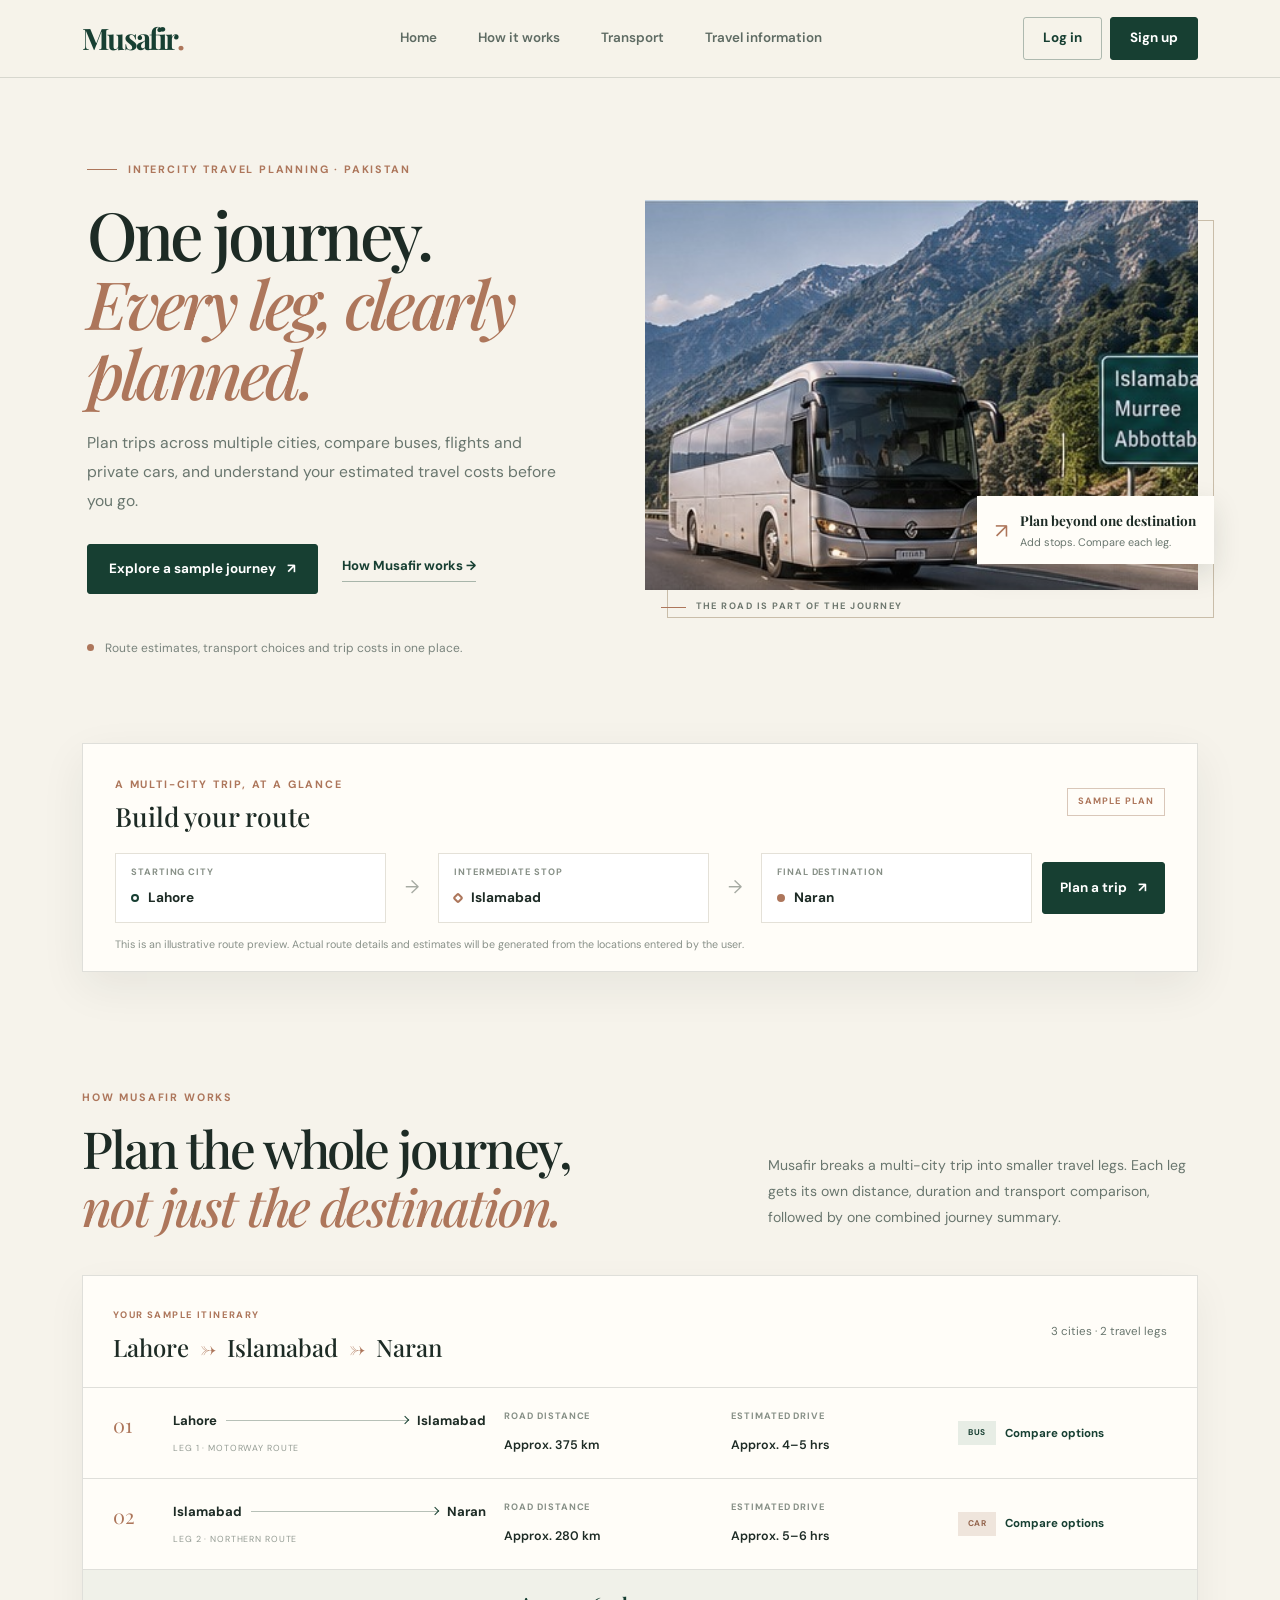
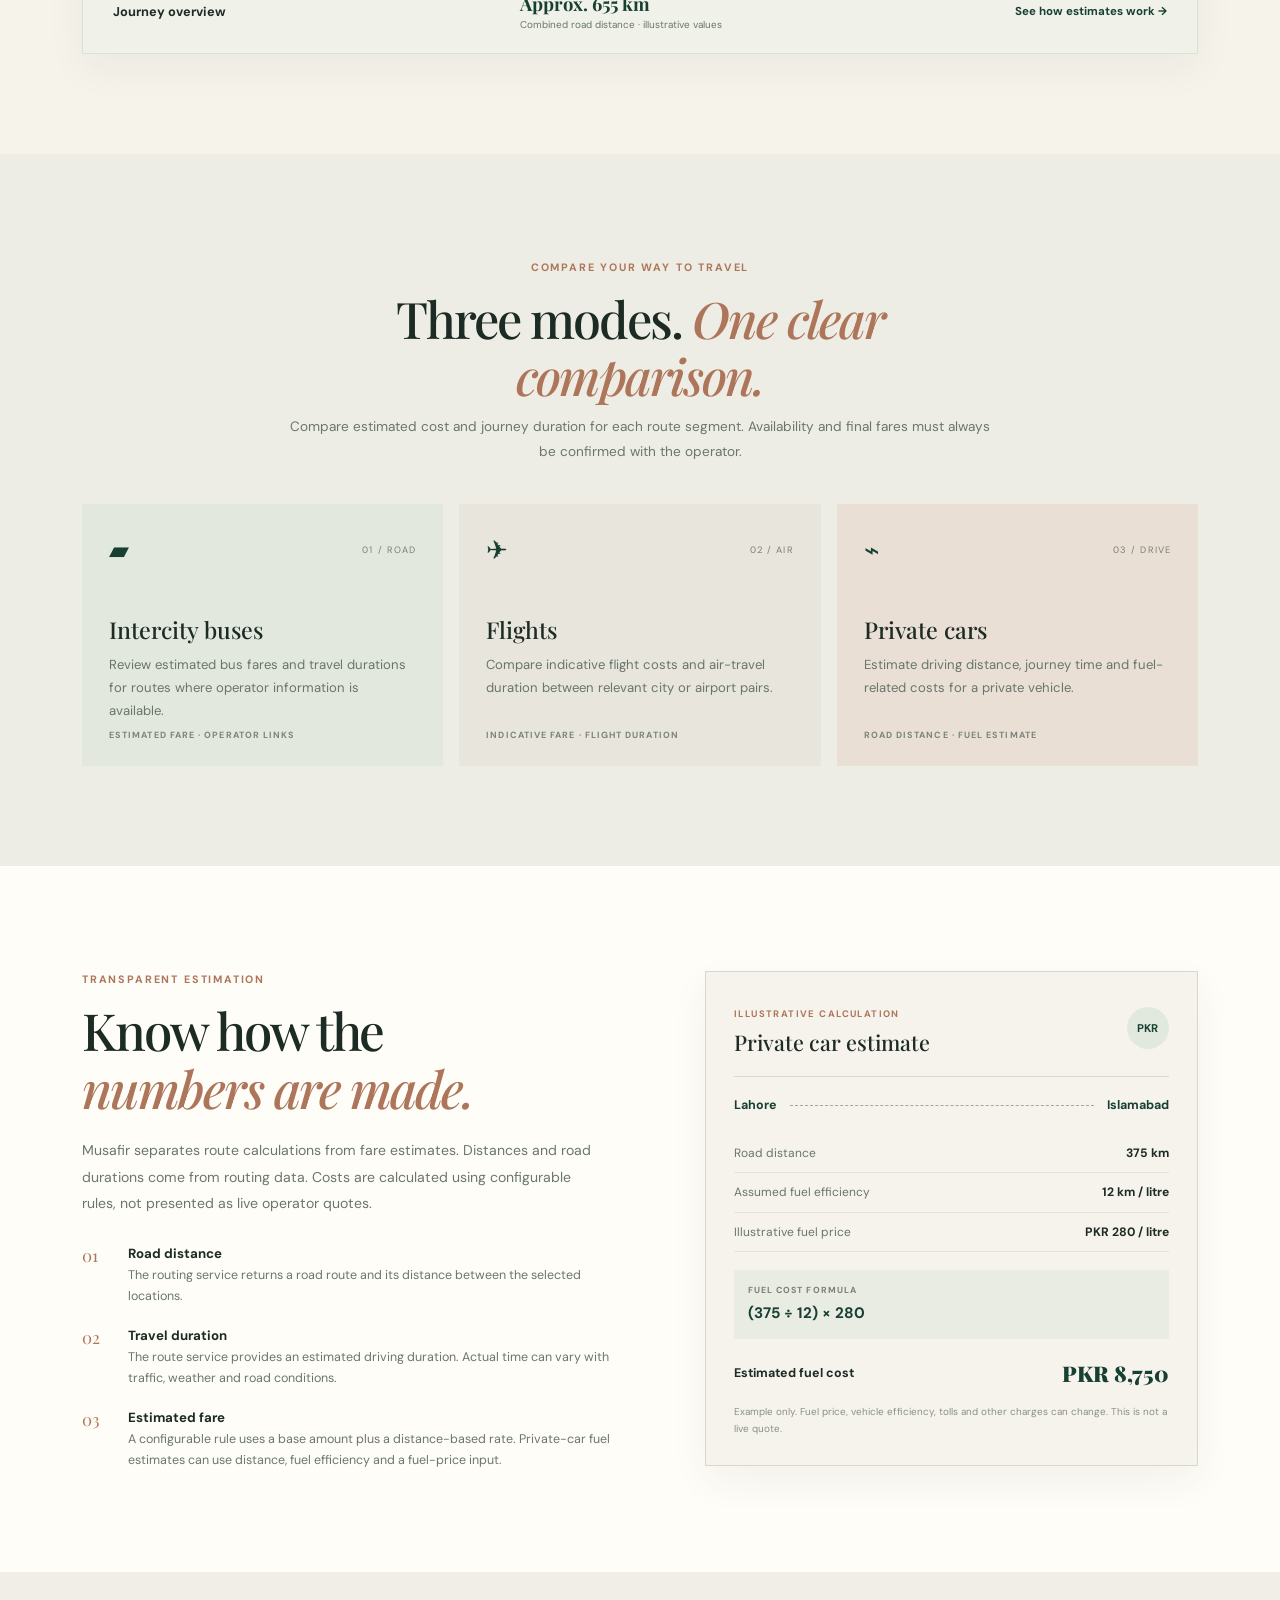
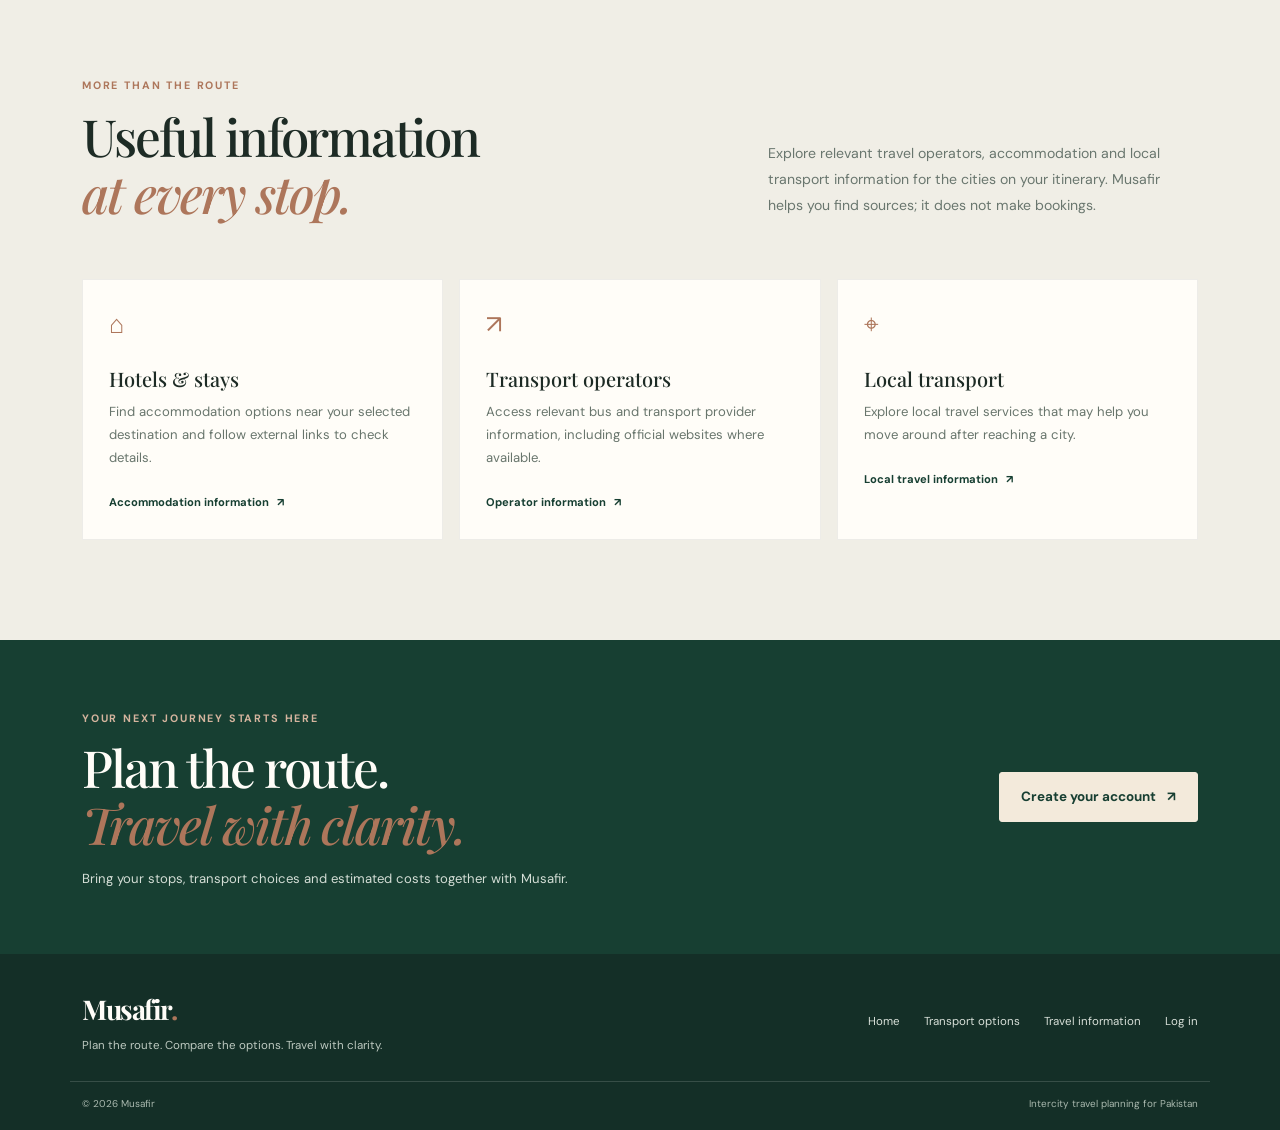
<file: Musafir_HTML_Deliverable/index.html>
<!DOCTYPE html><html lang="en"><head><meta charset="utf-8"><meta name="viewport" content="width=device-width, initial-scale=1"><title>Plan your journey across Pakistan | Musafir</title><link rel="preconnect" href="https://fonts.googleapis.com"><link rel="preconnect" href="https://fonts.gstatic.com" crossorigin><link href="https://fonts.googleapis.com/css2?family=DM+Sans:wght@400;500;600;700&family=Playfair+Display:wght@500;600;700&display=swap" rel="stylesheet"><link href="https://cdn.jsdelivr.net/npm/bootstrap@5.3.3/dist/css/bootstrap.min.css" rel="stylesheet"><link rel="stylesheet" href="assets/css/site.css"></head><body><header>
<nav class="navbar navbar-expand-lg musafir-nav"><div class="container">
<a class="navbar-brand wordmark" href="index.html">Musafir<span>.</span></a>
<button class="navbar-toggler" type="button" data-bs-toggle="collapse" data-bs-target="#mainNavigation" aria-controls="mainNavigation" aria-expanded="false" aria-label="Toggle navigation"><span class="navbar-toggler-icon"></span></button>
<div class="collapse navbar-collapse" id="mainNavigation"><ul class="navbar-nav mx-auto">
<li class="nav-item"><a class="nav-link" href="index.html">Home</a></li><li class="nav-item"><a class="nav-link" href="index.html#how-it-works">How it works</a></li><li class="nav-item"><a class="nav-link" href="index.html#transport">Transport</a></li><li class="nav-item"><a class="nav-link" href="index.html#travel-info">Travel information</a></li>
</ul><div class="nav-account d-flex align-items-center gap-2"><a class="btn btn-nav-login" href="login.html">Log in</a><a class="btn btn-green" href="signup.html">Sign up</a></div></div></div></nav></header><main><section class="hero-section">
    <div class="container hero-grid">
        <div class="hero-copy">
            <div class="eyebrow"><span></span> INTERCITY TRAVEL PLANNING · PAKISTAN</div>
            <h1>One journey.<br /><em>Every leg, clearly planned.</em></h1>
            <p class="hero-description">Plan trips across multiple cities, compare buses, flights and private cars, and understand your estimated travel costs before you go.</p>
            <div class="hero-actions">
                <a class="btn btn-green btn-lg" href="#trip-preview">Explore a sample journey <span>↗</span></a>
                <a class="quiet-link" href="#how-it-works">How Musafir works <span>→</span></a>
            </div>
            <div class="hero-proof"><span class="proof-dot"></span> Route estimates, transport choices and trip costs in one place.</div>
        </div>
        <div class="hero-visual">
            <img src="assets/images/pakistan-motorway-hero.jpg" alt="Intercity coach travelling along a mountain motorway in northern Pakistan" />
            <div class="image-caption"><span class="caption-rule"></span><span>THE ROAD IS PART OF THE JOURNEY</span></div>
            <div class="route-note"><span class="route-note-icon">↗</span><span><strong>Plan beyond one destination</strong><small>Add stops. Compare each leg.</small></span></div>
        </div>
    </div>
</section>

<section class="trip-planner-section" id="trip-preview">
    <div class="container">
        <div class="planner-shell">
            <div class="planner-topline">
                <div><span class="section-label">A MULTI-CITY TRIP, AT A GLANCE</span><h2>Build your route</h2></div>
                <span class="sample-tag">SAMPLE PLAN</span>
            </div>
            <div class="route-fields">
                <div class="route-field"><span class="field-label">STARTING CITY</span><strong><span class="pin-dot"></span> Lahore</strong></div>
                <div class="route-connector"><span>→</span></div>
                <div class="route-field"><span class="field-label">INTERMEDIATE STOP</span><strong><span class="stop-dot"></span> Islamabad</strong></div>
                <div class="route-connector"><span>→</span></div>
                <div class="route-field"><span class="field-label">FINAL DESTINATION</span><strong><span class="pin-dot end-pin"></span> Naran</strong></div>
                <a class="btn btn-green planner-button" href="signup.html">Plan a trip <span>↗</span></a>
            </div>
            <p class="planner-footnote">This is an illustrative route preview. Actual route details and estimates will be generated from the locations entered by the user.</p>
        </div>
    </div>
</section>

<section class="section-block process-section" id="how-it-works">
    <div class="container">
        <div class="section-heading split-heading">
            <div><span class="section-label">HOW MUSAFIR WORKS</span><h2>Plan the whole journey,<br /><em>not just the destination.</em></h2></div>
            <p>Musafir breaks a multi-city trip into smaller travel legs. Each leg gets its own distance, duration and transport comparison, followed by one combined journey summary.</p>
        </div>
        <div class="journey-board">
            <div class="journey-board-header"><div><span class="board-eyebrow">YOUR SAMPLE ITINERARY</span><h3>Lahore <span>→</span> Islamabad <span>→</span> Naran</h3></div><span class="board-days">3 cities · 2 travel legs</span></div>
            <div class="journey-legs">
                <article class="journey-leg">
                    <div class="leg-index">01</div>
                    <div class="leg-route"><span class="leg-city">Lahore</span><span class="leg-line"></span><span class="leg-city">Islamabad</span><small>LEG 1 · MOTORWAY ROUTE</small></div>
                    <div class="leg-metric"><span>ROAD DISTANCE</span><strong>Approx. 375 km</strong></div>
                    <div class="leg-metric"><span>ESTIMATED DRIVE</span><strong>Approx. 4–5 hrs</strong></div>
                    <div class="leg-choice"><span class="mini-mode bus-mode">BUS</span><strong>Compare options</strong></div>
                </article>
                <article class="journey-leg">
                    <div class="leg-index">02</div>
                    <div class="leg-route"><span class="leg-city">Islamabad</span><span class="leg-line"></span><span class="leg-city">Naran</span><small>LEG 2 · NORTHERN ROUTE</small></div>
                    <div class="leg-metric"><span>ROAD DISTANCE</span><strong>Approx. 280 km</strong></div>
                    <div class="leg-metric"><span>ESTIMATED DRIVE</span><strong>Approx. 5–6 hrs</strong></div>
                    <div class="leg-choice"><span class="mini-mode car-mode">CAR</span><strong>Compare options</strong></div>
                </article>
            </div>
            <div class="board-summary"><span>Journey overview</span><div><strong>Approx. 655 km</strong><small>Combined road distance · illustrative values</small></div><a href="#fare-estimation">See how estimates work <span>→</span></a></div>
        </div>
    </div>
</section>

<section class="section-block transport-section" id="transport">
    <div class="container">
        <div class="section-heading centered-heading"><span class="section-label">COMPARE YOUR WAY TO TRAVEL</span><h2>Three modes. <em>One clear comparison.</em></h2><p>Compare estimated cost and journey duration for each route segment. Availability and final fares must always be confirmed with the operator.</p></div>
        <div class="row g-3 transport-cards">
            <div class="col-md-4"><article class="transport-card"><div class="transport-card-top"><span class="transport-symbol">▰</span><span class="transport-number">01 / ROAD</span></div><h3>Intercity buses</h3><p>Review estimated bus fares and travel durations for routes where operator information is available.</p><div class="card-bottom-note">ESTIMATED FARE · OPERATOR LINKS</div></article></div>
            <div class="col-md-4"><article class="transport-card flight-card"><div class="transport-card-top"><span class="transport-symbol">✈</span><span class="transport-number">02 / AIR</span></div><h3>Flights</h3><p>Compare indicative flight costs and air-travel duration between relevant city or airport pairs.</p><div class="card-bottom-note">INDICATIVE FARE · FLIGHT DURATION</div></article></div>
            <div class="col-md-4"><article class="transport-card car-card"><div class="transport-card-top"><span class="transport-symbol">⌁</span><span class="transport-number">03 / DRIVE</span></div><h3>Private cars</h3><p>Estimate driving distance, journey time and fuel-related costs for a private vehicle.</p><div class="card-bottom-note">ROAD DISTANCE · FUEL ESTIMATE</div></article></div>
        </div>
    </div>
</section>

<section class="section-block fare-section" id="fare-estimation">
    <div class="container fare-grid">
        <div class="fare-copy"><span class="section-label">TRANSPARENT ESTIMATION</span><h2>Know how the<br /><em>numbers are made.</em></h2><p>Musafir separates route calculations from fare estimates. Distances and road durations come from routing data. Costs are calculated using configurable rules, not presented as live operator quotes.</p>
            <div class="calculation-list">
                <div><span class="calc-number">01</span><p><strong>Road distance</strong><br />The routing service returns a road route and its distance between the selected locations.</p></div>
                <div><span class="calc-number">02</span><p><strong>Travel duration</strong><br />The route service provides an estimated driving duration. Actual time can vary with traffic, weather and road conditions.</p></div>
                <div><span class="calc-number">03</span><p><strong>Estimated fare</strong><br />A configurable rule uses a base amount plus a distance-based rate. Private-car fuel estimates can use distance, fuel efficiency and a fuel-price input.</p></div>
            </div>
        </div>
        <div class="estimate-panel">
            <div class="estimate-panel-head"><div><span class="board-eyebrow">ILLUSTRATIVE CALCULATION</span><h3>Private car estimate</h3></div><span class="estimate-icon">PKR</span></div>
            <div class="estimate-route"><span>Lahore</span><span class="route-dash"></span><span>Islamabad</span></div>
            <div class="estimate-row"><span>Road distance</span><strong>375 km</strong></div>
            <div class="estimate-row"><span>Assumed fuel efficiency</span><strong>12 km / litre</strong></div>
            <div class="estimate-row"><span>Illustrative fuel price</span><strong>PKR 280 / litre</strong></div>
            <div class="estimate-formula"><span>FUEL COST FORMULA</span><strong>(375 ÷ 12) × 280</strong></div>
            <div class="estimate-total"><span>Estimated fuel cost</span><strong>PKR 8,750</strong></div>
            <p class="estimate-disclaimer">Example only. Fuel price, vehicle efficiency, tolls and other charges can change. This is not a live quote.</p>
        </div>
    </div>
</section>

<section class="section-block information-section" id="travel-info">
    <div class="container">
        <div class="section-heading split-heading"><div><span class="section-label">MORE THAN THE ROUTE</span><h2>Useful information<br /><em>at every stop.</em></h2></div><p>Explore relevant travel operators, accommodation and local transport information for the cities on your itinerary. Musafir helps you find sources; it does not make bookings.</p></div>
        <div class="row g-3 info-cards">
            <div class="col-md-4"><article class="info-card"><span class="info-icon">⌂</span><h3>Hotels & stays</h3><p>Find accommodation options near your selected destination and follow external links to check details.</p><a href="#travel-info">Accommodation information <span>↗</span></a></article></div>
            <div class="col-md-4"><article class="info-card"><span class="info-icon">↗</span><h3>Transport operators</h3><p>Access relevant bus and transport provider information, including official websites where available.</p><a href="#travel-info">Operator information <span>↗</span></a></article></div>
            <div class="col-md-4"><article class="info-card"><span class="info-icon">⌖</span><h3>Local transport</h3><p>Explore local travel services that may help you move around after reaching a city.</p><a href="#travel-info">Local travel information <span>↗</span></a></article></div>
        </div>
    </div>
</section>

<section class="closing-section"><div class="container closing-inner"><div><span class="section-label">YOUR NEXT JOURNEY STARTS HERE</span><h2>Plan the route.<br /><em>Travel with clarity.</em></h2><p>Bring your stops, transport choices and estimated costs together with Musafir.</p></div><a class="btn btn-cream btn-lg" href="signup.html">Create your account <span>↗</span></a></div></section></main><footer class="site-footer"><div class="container footer-main"><div><a class="wordmark footer-wordmark" href="index.html">Musafir<span>.</span></a><p>Plan the route. Compare the options. Travel with clarity.</p></div><div class="footer-nav"><a href="index.html">Home</a><a href="index.html#transport">Transport options</a><a href="index.html#travel-info">Travel information</a><a href="login.html">Log in</a></div></div><div class="container footer-bottom"><span>© 2026 Musafir</span><span>Intercity travel planning for Pakistan</span></div></footer><script src="https://cdn.jsdelivr.net/npm/bootstrap@5.3.3/dist/js/bootstrap.bundle.min.js"></script></body></html>
</file>
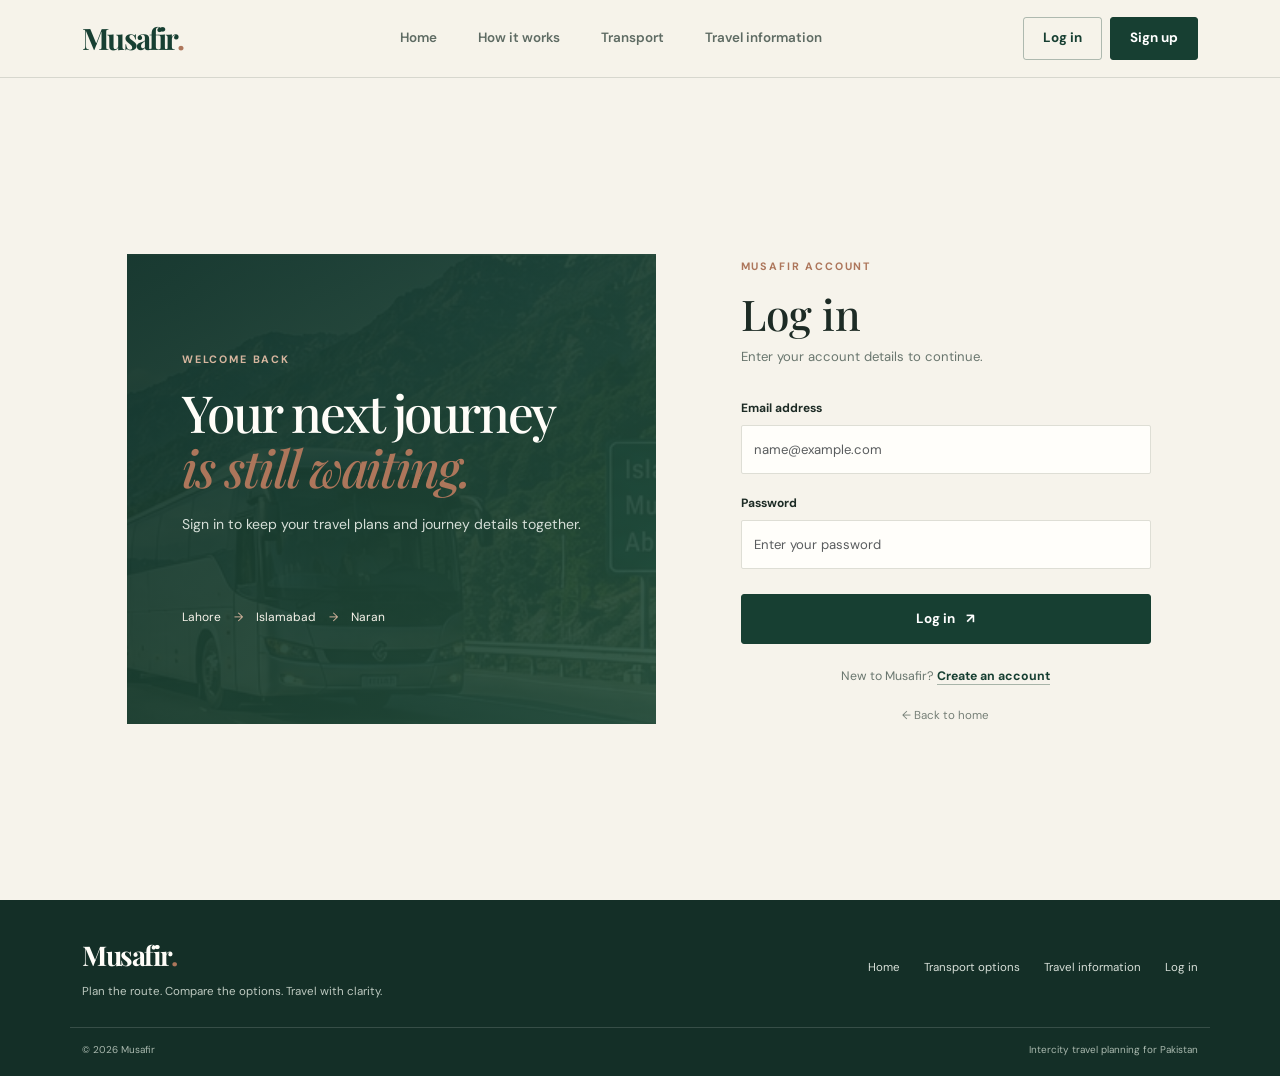
<file: Musafir_HTML_Deliverable/login.html>
<!DOCTYPE html><html lang="en"><head><meta charset="utf-8"><meta name="viewport" content="width=device-width, initial-scale=1"><title>Log in | Musafir</title><link rel="preconnect" href="https://fonts.googleapis.com"><link rel="preconnect" href="https://fonts.gstatic.com" crossorigin><link href="https://fonts.googleapis.com/css2?family=DM+Sans:wght@400;500;600;700&family=Playfair+Display:wght@500;600;700&display=swap" rel="stylesheet"><link href="https://cdn.jsdelivr.net/npm/bootstrap@5.3.3/dist/css/bootstrap.min.css" rel="stylesheet"><link rel="stylesheet" href="assets/css/site.css"></head><body><header>
<nav class="navbar navbar-expand-lg musafir-nav"><div class="container">
<a class="navbar-brand wordmark" href="index.html">Musafir<span>.</span></a>
<button class="navbar-toggler" type="button" data-bs-toggle="collapse" data-bs-target="#mainNavigation" aria-controls="mainNavigation" aria-expanded="false" aria-label="Toggle navigation"><span class="navbar-toggler-icon"></span></button>
<div class="collapse navbar-collapse" id="mainNavigation"><ul class="navbar-nav mx-auto">
<li class="nav-item"><a class="nav-link" href="index.html">Home</a></li><li class="nav-item"><a class="nav-link" href="index.html#how-it-works">How it works</a></li><li class="nav-item"><a class="nav-link" href="index.html#transport">Transport</a></li><li class="nav-item"><a class="nav-link" href="index.html#travel-info">Travel information</a></li>
</ul><div class="nav-account d-flex align-items-center gap-2"><a class="btn btn-nav-login" href="login.html">Log in</a><a class="btn btn-green" href="signup.html">Sign up</a></div></div></div></nav></header><main><section class="auth-page-section">
    <div class="container auth-layout">
        <div class="auth-aside login-aside"><span class="section-label">WELCOME BACK</span><h1>Your next journey<br /><em>is still waiting.</em></h1><p>Sign in to keep your travel plans and journey details together.</p><div class="auth-aside-route"><span>Lahore</span><i>→</i><span>Islamabad</span><i>→</i><span>Naran</span></div></div>
        <div class="auth-card"><span class="section-label">MUSAFIR ACCOUNT</span><h2>Log in</h2><p class="auth-intro">Enter your account details to continue.</p>
            <form onsubmit="event.preventDefault(); document.getElementById('loginNotice').classList.remove('d-none');">
                <div class="mb-3"><label class="form-label" for="email">Email address</label><input class="form-control auth-control" type="email" id="email" placeholder="name@example.com" required /></div>
                <div class="mb-2"><label class="form-label" for="password">Password</label><input class="form-control auth-control" type="password" id="password" placeholder="Enter your password" required /></div>
                <button class="btn btn-green w-100 auth-submit" type="submit">Log in <span>↗</span></button>
                <p id="loginNotice" class="form-preview-note d-none">Static page preview: authentication will be connected in a later development phase.</p>
            </form>
            <p class="auth-switch">New to Musafir? <a href="signup.html">Create an account</a></p>
            <a class="auth-home-link" href="index.html">← Back to home</a>
        </div>
    </div>
</section></main><footer class="site-footer"><div class="container footer-main"><div><a class="wordmark footer-wordmark" href="index.html">Musafir<span>.</span></a><p>Plan the route. Compare the options. Travel with clarity.</p></div><div class="footer-nav"><a href="index.html">Home</a><a href="index.html#transport">Transport options</a><a href="index.html#travel-info">Travel information</a><a href="login.html">Log in</a></div></div><div class="container footer-bottom"><span>© 2026 Musafir</span><span>Intercity travel planning for Pakistan</span></div></footer><script src="https://cdn.jsdelivr.net/npm/bootstrap@5.3.3/dist/js/bootstrap.bundle.min.js"></script></body></html>
</file>
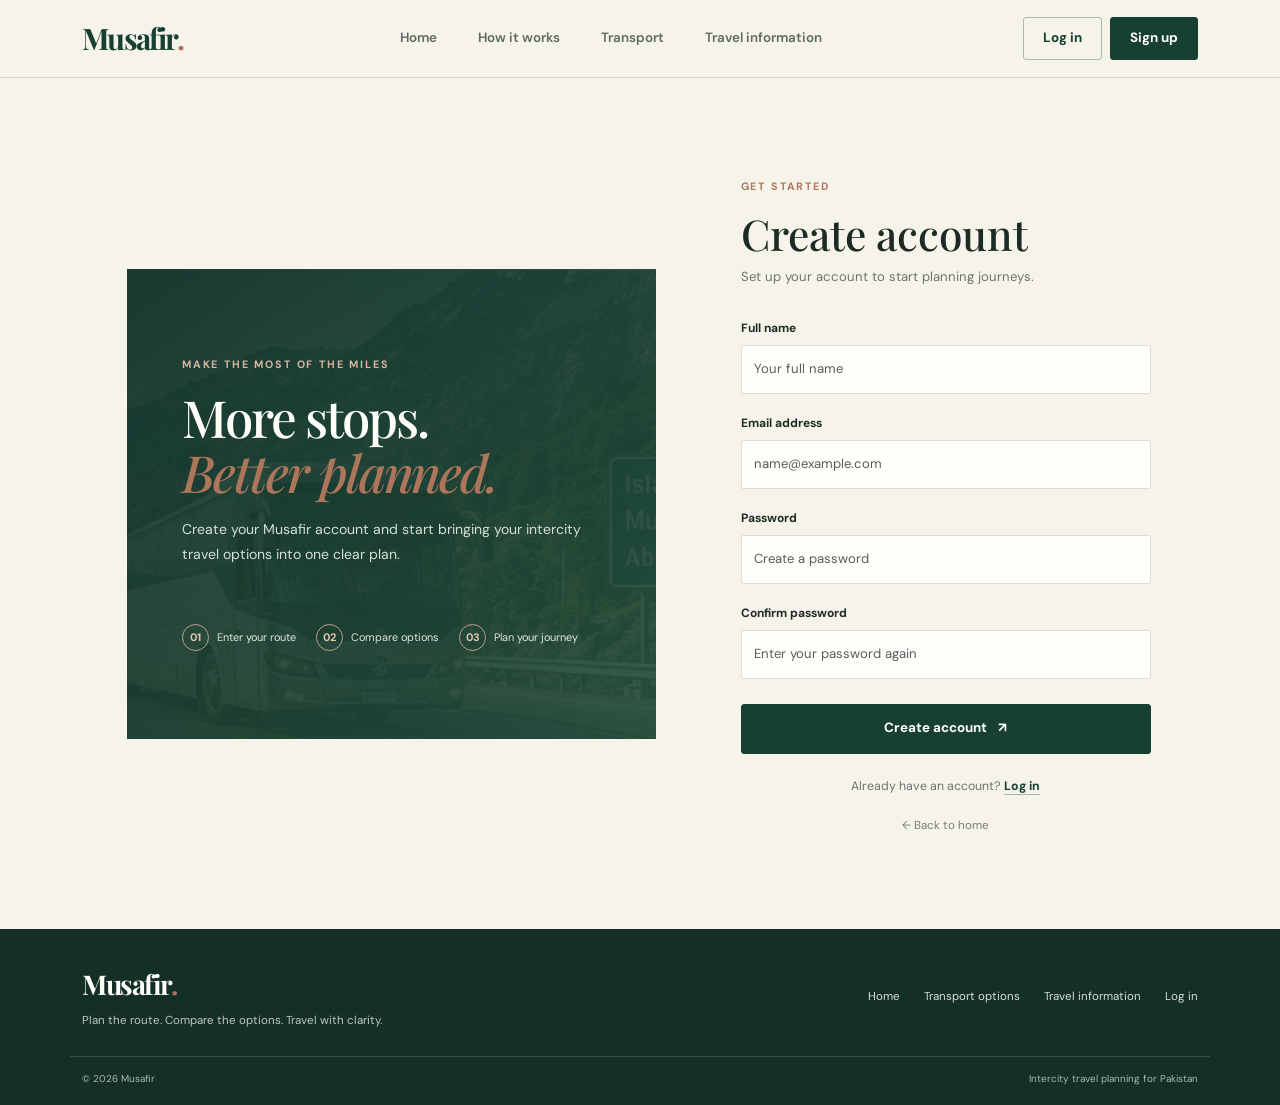
<file: Musafir_HTML_Deliverable/signup.html>
<!DOCTYPE html><html lang="en"><head><meta charset="utf-8"><meta name="viewport" content="width=device-width, initial-scale=1"><title>Create an account | Musafir</title><link rel="preconnect" href="https://fonts.googleapis.com"><link rel="preconnect" href="https://fonts.gstatic.com" crossorigin><link href="https://fonts.googleapis.com/css2?family=DM+Sans:wght@400;500;600;700&family=Playfair+Display:wght@500;600;700&display=swap" rel="stylesheet"><link href="https://cdn.jsdelivr.net/npm/bootstrap@5.3.3/dist/css/bootstrap.min.css" rel="stylesheet"><link rel="stylesheet" href="assets/css/site.css"></head><body><header>
<nav class="navbar navbar-expand-lg musafir-nav"><div class="container">
<a class="navbar-brand wordmark" href="index.html">Musafir<span>.</span></a>
<button class="navbar-toggler" type="button" data-bs-toggle="collapse" data-bs-target="#mainNavigation" aria-controls="mainNavigation" aria-expanded="false" aria-label="Toggle navigation"><span class="navbar-toggler-icon"></span></button>
<div class="collapse navbar-collapse" id="mainNavigation"><ul class="navbar-nav mx-auto">
<li class="nav-item"><a class="nav-link" href="index.html">Home</a></li><li class="nav-item"><a class="nav-link" href="index.html#how-it-works">How it works</a></li><li class="nav-item"><a class="nav-link" href="index.html#transport">Transport</a></li><li class="nav-item"><a class="nav-link" href="index.html#travel-info">Travel information</a></li>
</ul><div class="nav-account d-flex align-items-center gap-2"><a class="btn btn-nav-login" href="login.html">Log in</a><a class="btn btn-green" href="signup.html">Sign up</a></div></div></div></nav></header><main><section class="auth-page-section">
    <div class="container auth-layout">
        <div class="auth-aside signup-aside"><span class="section-label">MAKE THE MOST OF THE MILES</span><h1>More stops.<br /><em>Better planned.</em></h1><p>Create your Musafir account and start bringing your intercity travel options into one clear plan.</p><div class="auth-aside-stat"><strong>01</strong><span>Enter your route</span><strong>02</strong><span>Compare options</span><strong>03</strong><span>Plan your journey</span></div></div>
        <div class="auth-card"><span class="section-label">GET STARTED</span><h2>Create account</h2><p class="auth-intro">Set up your account to start planning journeys.</p>
            <form onsubmit="event.preventDefault(); document.getElementById('signupNotice').classList.remove('d-none');">
                <div class="mb-3"><label class="form-label" for="fullName">Full name</label><input class="form-control auth-control" type="text" id="fullName" placeholder="Your full name" required /></div>
                <div class="mb-3"><label class="form-label" for="email">Email address</label><input class="form-control auth-control" type="email" id="email" placeholder="name@example.com" required /></div>
                <div class="mb-3"><label class="form-label" for="password">Password</label><input class="form-control auth-control" type="password" id="password" placeholder="Create a password" minlength="6" required /></div>
                <div class="mb-2"><label class="form-label" for="confirmPassword">Confirm password</label><input class="form-control auth-control" type="password" id="confirmPassword" placeholder="Enter your password again" minlength="6" required /></div>
                <button class="btn btn-green w-100 auth-submit" type="submit">Create account <span>↗</span></button>
                <p id="signupNotice" class="form-preview-note d-none">Static page preview: account registration will be connected in a later development phase.</p>
            </form>
            <p class="auth-switch">Already have an account? <a href="login.html">Log in</a></p>
            <a class="auth-home-link" href="index.html">← Back to home</a>
        </div>
    </div>
</section></main><footer class="site-footer"><div class="container footer-main"><div><a class="wordmark footer-wordmark" href="index.html">Musafir<span>.</span></a><p>Plan the route. Compare the options. Travel with clarity.</p></div><div class="footer-nav"><a href="index.html">Home</a><a href="index.html#transport">Transport options</a><a href="index.html#travel-info">Travel information</a><a href="login.html">Log in</a></div></div><div class="container footer-bottom"><span>© 2026 Musafir</span><span>Intercity travel planning for Pakistan</span></div></footer><script src="https://cdn.jsdelivr.net/npm/bootstrap@5.3.3/dist/js/bootstrap.bundle.min.js"></script></body></html>
</file>
<file: Musafir_HTML_Deliverable/assets/css/site.css>
:root {
    --musafir-green: #173f32;
    --musafir-green-2: #285b48;
    --musafir-cream: #f6f3eb;
    --musafir-paper: #fffdf8;
    --musafir-sand: #e9e3d7;
    --musafir-ink: #1d2b25;
    --musafir-muted: #69766e;
    --musafir-rust: #ad765b;
    --musafir-line: rgba(29, 43, 37, .14);
}

* { box-sizing: border-box; }
html { scroll-behavior: smooth; }
body {
    margin: 0;
    color: var(--musafir-ink);
    background: var(--musafir-cream);
    font-family: "DM Sans", Arial, sans-serif;
    cursor: url("data:image/svg+xml,%3Csvg xmlns='http://www.w3.org/2000/svg' width='26' height='26' viewBox='0 0 26 26'%3E%3Ccircle cx='13' cy='13' r='7.5' fill='%23ad765b' stroke='%23fffdf8' stroke-width='2.5'/%3E%3C/svg%3E") 13 13, auto;
}
a, button, input, select, textarea, .navbar-toggler {
    cursor: url("data:image/svg+xml,%3Csvg xmlns='http://www.w3.org/2000/svg' width='28' height='28' viewBox='0 0 28 28'%3E%3Cpath d='M14 2.5c1.1 0 2 0.9 2 2v7.2l2-1.7c1-.9 2.6-.8 3.5.2.8.9.9 2.3.2 3.3l-5.1 7.3c-.7 1-1.8 1.6-3 1.6h-3.2c-1.3 0-2.5-.7-3.1-1.9l-2.1-4.2c-.5-1.1-.1-2.4 1-3 1-.5 2.3-.2 2.9.8l1.2 1.8V4.5c0-1.1.9-2 2-2Z' fill='%23173f32' stroke='%23fffdf8' stroke-width='1.3' stroke-linejoin='round'/%3E%3C/svg%3E") 8 3, pointer;
}
::selection { background: #d9c4b2; color: var(--musafir-green); }
a { color: inherit; text-decoration: none; }
a:hover { color: var(--musafir-rust); }

/* Navigation and wordmark: intentionally no symbol or badge beside the name. */
.musafir-nav { min-height: 78px; background: rgba(246, 243, 235, .97); border-bottom: 1px solid var(--musafir-line); }
.wordmark { color: var(--musafir-green); font-family: "Playfair Display", Georgia, serif; font-size: 1.85rem; font-weight: 700; letter-spacing: -.055em; }
.wordmark:hover { color: var(--musafir-green); }
.wordmark span { color: var(--musafir-rust); }
.navbar-nav { gap: 25px; }
.nav-link { color: #5e6b63; font-size: .84rem; font-weight: 600; }
.nav-link:hover { color: var(--musafir-green); }
.btn { border-radius: 3px; font-size: .84rem; font-weight: 700; padding: 10px 19px; transition: transform .2s ease, box-shadow .2s ease, background .2s ease; }
.btn:hover { transform: translateY(-2px); }
.btn-green { color: white; background: var(--musafir-green); border: 1px solid var(--musafir-green); }
.btn-green:hover, .btn-green:focus { color: white; background: var(--musafir-green-2); border-color: var(--musafir-green-2); box-shadow: 0 8px 22px rgba(23, 63, 50, .16); }
.btn-nav-login { color: var(--musafir-green); border: 1px solid rgba(23, 63, 50, .32); background: transparent; }
.btn-nav-login:hover { color: white; background: var(--musafir-green); }

/* Hero */
.hero-section { padding: 68px 0 75px; overflow: hidden; }
.hero-grid { display: grid; grid-template-columns: .92fr 1.08fr; gap: 54px; align-items: center; }
.hero-copy { padding: 15px 0 15px 5px; }
.eyebrow, .section-label { color: var(--musafir-rust); font-size: .67rem; font-weight: 700; letter-spacing: .17em; }
.eyebrow { display: flex; align-items: center; gap: 11px; margin-bottom: 22px; }
.eyebrow span { display: inline-block; width: 30px; height: 1px; background: var(--musafir-rust); }
h1, h2, h3, h4 { color: var(--musafir-ink); }
.hero-copy h1 { margin: 0 0 21px; font-family: "Playfair Display", Georgia, serif; font-size: clamp(3.2rem, 5.2vw, 5.15rem); line-height: 1.04; letter-spacing: -.052em; }
h1 em, h2 em { color: var(--musafir-rust); font-weight: 500; }
.hero-description { max-width: 510px; color: var(--musafir-muted); font-size: .98rem; line-height: 1.85; }
.hero-actions { display: flex; align-items: center; gap: 24px; margin-top: 29px; }
.btn-lg { padding: 14px 21px; }
.btn span { margin-left: 8px; }
.quiet-link { color: var(--musafir-green); font-size: .82rem; font-weight: 700; border-bottom: 1px solid rgba(23, 63, 50, .35); padding-bottom: 5px; }
.quiet-link:hover { color: var(--musafir-rust); border-color: var(--musafir-rust); }
.hero-proof { margin-top: 45px; color: #7a847d; font-size: .75rem; }
.proof-dot { display: inline-block; width: 7px; height: 7px; border-radius: 50%; background: var(--musafir-rust); margin: 0 8px 1px 0; }
.hero-visual { position: relative; padding: 0 0 28px 20px; }
.hero-visual::before { position: absolute; content: ""; inset: 20px -16px 0 42px; border: 1px solid #c9bda9; }
.hero-visual img { display: block; position: relative; width: 100%; height: 390px; object-fit: cover; object-position: center; filter: saturate(.82); }
.image-caption { position: absolute; bottom: 4px; left: 36px; display: flex; align-items: center; gap: 10px; color: #6e786f; font-size: .58rem; font-weight: 700; letter-spacing: .16em; }
.caption-rule { width: 25px; height: 1px; background: var(--musafir-rust); }
.route-note { position: absolute; right: -16px; bottom: 54px; display: flex; align-items: center; gap: 12px; padding: 14px 18px; background: var(--musafir-paper); box-shadow: 0 10px 28px rgba(29, 43, 37, .13); }
.route-note-icon { color: var(--musafir-rust); font-size: 1.3rem; }
.route-note strong, .route-note small { display: block; }
.route-note strong { font-family: "Playfair Display", Georgia, serif; font-size: .85rem; }
.route-note small { color: var(--musafir-muted); font-size: .68rem; margin-top: 3px; }

/* Sample route planner */
.trip-planner-section { position: relative; z-index: 2; margin-top: -4px; }
.planner-shell { padding: 27px 32px 19px; background: var(--musafir-paper); border: 1px solid var(--musafir-line); box-shadow: 0 15px 42px rgba(29, 43, 37, .07); }
.planner-topline { display: flex; justify-content: space-between; align-items: center; margin-bottom: 20px; }
.planner-topline h2 { font-family: "Playfair Display", Georgia, serif; font-size: 1.65rem; margin: 6px 0 0; }
.sample-tag { padding: 6px 10px; color: var(--musafir-rust); border: 1px solid #d9c7b9; font-size: .58rem; letter-spacing: .12em; font-weight: 700; }
.route-fields { display: grid; grid-template-columns: 1fr 32px 1fr 32px 1fr auto; gap: 10px; align-items: center; }
.route-field { min-height: 70px; padding: 12px 15px; border: 1px solid #e4e1d8; background: #fff; }
.field-label, .leg-metric span { display: block; color: #879087; font-size: .58rem; font-weight: 700; letter-spacing: .1em; margin-bottom: 8px; }
.route-field strong { display: flex; align-items: center; gap: 9px; font-size: .85rem; }
.pin-dot, .stop-dot { width: 8px; height: 8px; display: inline-block; border: 2px solid var(--musafir-green); border-radius: 50%; }
.end-pin { background: var(--musafir-rust); border-color: var(--musafir-rust); }
.stop-dot { border-radius: 2px; transform: rotate(45deg); border-color: var(--musafir-rust); }
.route-connector { text-align: center; color: #a6aaa2; font-size: 1.15rem; }
.planner-button { white-space: nowrap; padding: 15px 17px; }
.planner-footnote { margin: 13px 0 0; color: #899189; font-size: .67rem; }

/* Main sections */
.section-block { padding: 100px 0; }
.process-section { padding-top: 112px; }
.section-heading h2, .fare-copy h2, .closing-inner h2 { margin: 12px 0 0; font-family: "Playfair Display", Georgia, serif; font-size: clamp(2.25rem, 4vw, 3.25rem); line-height: 1.13; letter-spacing: -.04em; }
.split-heading { display: flex; justify-content: space-between; align-items: end; gap: 45px; margin-bottom: 40px; }
.split-heading > p { max-width: 430px; color: var(--musafir-muted); font-size: .88rem; line-height: 1.85; margin: 0 0 5px; }
.journey-board { overflow: hidden; border: 1px solid var(--musafir-line); background: var(--musafir-paper); box-shadow: 0 14px 38px rgba(29, 43, 37, .05); }
.journey-board-header { display: flex; justify-content: space-between; align-items: center; padding: 25px 30px; border-bottom: 1px solid var(--musafir-line); }
.board-eyebrow { color: var(--musafir-rust); font-size: .59rem; letter-spacing: .15em; font-weight: 700; }
.journey-board-header h3 { margin: 8px 0 0; font-family: "Playfair Display", Georgia, serif; font-size: 1.5rem; }
.journey-board-header h3 span { color: var(--musafir-rust); padding: 0 5px; }
.board-days { color: var(--musafir-muted); font-size: .72rem; }
.journey-leg { display: grid; grid-template-columns: 42px 1.5fr 1fr 1fr 1fr; gap: 18px; align-items: center; padding: 22px 30px; border-bottom: 1px solid var(--musafir-line); }
.leg-index { align-self: start; color: var(--musafir-rust); font-family: "Playfair Display", Georgia, serif; font-size: 1.25rem; }
.leg-route { display: grid; grid-template-columns: auto 1fr auto; align-items: center; gap: 9px; }
.leg-city { font-size: .82rem; font-weight: 700; white-space: nowrap; }
.leg-line { height: 1px; background: #b7c0b7; position: relative; }
.leg-line::after { content: ""; position: absolute; right: 0; top: -3px; width: 6px; height: 6px; border-top: 1px solid var(--musafir-green); border-right: 1px solid var(--musafir-green); transform: rotate(45deg); }
.leg-route small { grid-column: 1 / -1; color: #939b93; font-size: .55rem; letter-spacing: .1em; margin-top: 3px; }
.leg-metric strong { font-size: .78rem; font-weight: 600; }
.leg-choice { display: flex; align-items: center; gap: 9px; color: var(--musafir-green); font-size: .72rem; }
.mini-mode { display: inline-grid; place-items: center; min-width: 38px; height: 24px; padding: 0 6px; color: var(--musafir-green); background: #e7ede5; font-size: .52rem; font-weight: 700; letter-spacing: .06em; }
.car-mode { background: #efe5dc; color: #93644c; }
.board-summary { display: flex; justify-content: space-between; align-items: center; padding: 20px 30px; background: #f0f1e9; }
.board-summary > span { font-size: .8rem; font-weight: 700; }
.board-summary div strong, .board-summary div small { display: block; }
.board-summary div strong { color: var(--musafir-green); font-family: "Playfair Display", Georgia, serif; font-size: 1.15rem; }
.board-summary div small { color: var(--musafir-muted); font-size: .62rem; }
.board-summary a { color: var(--musafir-green); font-size: .72rem; font-weight: 700; }

.transport-section { background: #eeede5; }
.centered-heading { text-align: center; max-width: 720px; margin: 0 auto 40px; }
.centered-heading h2 { margin: 12px 0; font-family: "Playfair Display", Georgia, serif; font-size: clamp(2.2rem, 4vw, 3.15rem); }
.centered-heading p { color: var(--musafir-muted); font-size: .85rem; line-height: 1.8; }
.transport-card { height: 100%; min-height: 255px; padding: 27px; background: #e2e8dd; position: relative; transition: transform .2s, box-shadow .2s; }
.transport-card:hover, .info-card:hover { transform: translateY(-4px); box-shadow: 0 14px 32px rgba(29, 43, 37, .08); }
.flight-card { background: #e8e5dc; }
.car-card { background: #eadfd5; }
.transport-card-top { display: flex; justify-content: space-between; align-items: center; margin-bottom: 45px; }
.transport-symbol { color: var(--musafir-green); font-size: 1.65rem; }
.transport-number { color: #778078; font-size: .58rem; letter-spacing: .12em; }
.transport-card h3, .info-card h3 { font-family: "Playfair Display", Georgia, serif; font-size: 1.45rem; margin-bottom: 10px; }
.transport-card p, .info-card p { color: #68756c; font-size: .82rem; line-height: 1.75; max-width: 310px; }
.card-bottom-note { position: absolute; left: 27px; bottom: 23px; color: #7a857b; font-size: .56rem; letter-spacing: .12em; font-weight: 700; }

.fare-section { background: var(--musafir-paper); }
.fare-grid { display: grid; grid-template-columns: 1fr .9fr; gap: 75px; align-items: center; }
.fare-copy > p { max-width: 520px; color: var(--musafir-muted); font-size: .88rem; line-height: 1.85; margin: 20px 0 27px; }
.calculation-list { display: grid; gap: 17px; }
.calculation-list > div { display: grid; grid-template-columns: 34px 1fr; gap: 12px; }
.calc-number { color: var(--musafir-rust); font-family: "Playfair Display", Georgia, serif; font-size: 1.05rem; }
.calculation-list p { color: var(--musafir-muted); font-size: .78rem; line-height: 1.7; margin: 0; }
.calculation-list strong { color: var(--musafir-ink); font-size: .83rem; }
.estimate-panel { padding: 28px; border: 1px solid var(--musafir-line); background: #f5f3ec; box-shadow: 0 15px 35px rgba(29, 43, 37, .06); }
.estimate-panel-head { display: flex; justify-content: space-between; align-items: center; padding-bottom: 20px; border-bottom: 1px solid var(--musafir-line); }
.estimate-panel-head h3 { font-family: "Playfair Display", Georgia, serif; font-size: 1.35rem; margin: 6px 0 0; }
.estimate-icon { display: grid; place-items: center; width: 42px; height: 42px; border-radius: 50%; color: var(--musafir-green); background: #e1e9df; font-size: .7rem; font-weight: 700; }
.estimate-route { display: flex; align-items: center; gap: 13px; padding: 19px 0; color: var(--musafir-green); font-size: .78rem; font-weight: 700; }
.route-dash { flex: 1; height: 1px; border-top: 1px dashed #9eaa9f; }
.estimate-row { display: flex; justify-content: space-between; padding: 10px 0; border-bottom: 1px solid rgba(29,43,37,.08); color: var(--musafir-muted); font-size: .75rem; }
.estimate-row strong { color: var(--musafir-ink); font-size: .76rem; }
.estimate-formula { margin-top: 18px; padding: 14px; background: #e9ece3; }
.estimate-formula span, .estimate-formula strong { display: block; }
.estimate-formula span { color: #778078; font-size: .55rem; letter-spacing: .12em; font-weight: 700; }
.estimate-formula strong { margin-top: 5px; color: var(--musafir-green); font-size: .95rem; }
.estimate-total { display: flex; justify-content: space-between; align-items: center; padding-top: 18px; color: var(--musafir-ink); font-size: .78rem; font-weight: 700; }
.estimate-total strong { color: var(--musafir-green); font-family: "Playfair Display", Georgia, serif; font-size: 1.35rem; }
.estimate-disclaimer { margin: 15px 0 0; color: #899189; font-size: .62rem; line-height: 1.65; }

.information-section { background: #f0eee6; }
.info-cards { margin-top: 5px; }
.info-card { position: relative; height: 100%; min-height: 230px; padding: 26px; background: var(--musafir-paper); border: 1px solid rgba(29,43,37,.08); transition: transform .2s, box-shadow .2s; }
.info-icon { display: block; margin-bottom: 22px; color: var(--musafir-rust); font-size: 1.6rem; }
.info-card h3 { font-size: 1.25rem; }
.info-card a { display: inline-block; margin-top: 8px; color: var(--musafir-green); font-size: .7rem; font-weight: 700; }
.info-card a span { margin-left: 5px; }

.closing-section { padding: 65px 0; color: #fff; background: var(--musafir-green); }
.closing-inner { display: flex; align-items: center; justify-content: space-between; gap: 35px; }
.closing-inner .section-label { color: #d5b49e; }
.closing-inner h2 { color: #fffdf8; margin-top: 10px; }
.closing-inner p { color: #d4ded6; font-size: .82rem; margin: 15px 0 0; }
.btn-cream { color: var(--musafir-green); background: #f3eadb; border: 1px solid #f3eadb; }
.btn-cream:hover { color: var(--musafir-green); background: #fffaf1; }

/* Footer */
.site-footer { padding: 35px 0 18px; background: #142f27; color: #f8f4eb; }
.footer-main { display: flex; justify-content: space-between; align-items: center; padding-bottom: 27px; }
.footer-wordmark { color: #fffdf8; font-size: 1.7rem; }
.footer-wordmark:hover { color: #fffdf8; }
.footer-main p { color: #bdc9c0; font-size: .72rem; margin: 7px 0 0; }
.footer-nav { display: flex; gap: 24px; }
.footer-nav a { color: #d7dfd8; font-size: .72rem; }
.footer-nav a:hover { color: #d5b49e; }
.footer-bottom { display: flex; justify-content: space-between; padding-top: 15px; border-top: 1px solid rgba(255,255,255,.15); color: #aab9af; font-size: .62rem; }

/* Login and sign-up pages */
.auth-page-section { min-height: calc(100vh - 78px); padding: 70px 0; display: flex; align-items: center; }
.auth-layout { display: grid; grid-template-columns: 1fr .78fr; gap: 85px; align-items: center; max-width: 1050px; }
.auth-aside { min-height: 470px; padding: 65px 55px; display: flex; flex-direction: column; justify-content: center; color: white; background: linear-gradient(135deg, rgba(18,51,40,.94), rgba(37,79,61,.91)), url("../images/pakistan-motorway-hero.jpg") center/cover; }
.auth-aside .section-label { color: #d7b69f; }
.auth-aside h1 { margin: 17px 0; color: #fffdf8; font-family: "Playfair Display", Georgia, serif; font-size: clamp(2.8rem, 4vw, 4rem); line-height: 1.08; letter-spacing: -.04em; }
.auth-aside p { max-width: 400px; color: #d6dfd8; font-size: .88rem; line-height: 1.8; }
.auth-aside-route { display: flex; align-items: center; gap: 13px; margin-top: 55px; color: #f8f4eb; font-size: .75rem; }
.auth-aside-route i { color: #d7b69f; font-style: normal; }
.auth-aside-stat { display: flex; align-items: center; flex-wrap: wrap; gap: 8px; margin-top: 40px; color: #e3e8e1; font-size: .68rem; }
.auth-aside-stat strong { display: grid; place-items: center; width: 27px; height: 27px; border: 1px solid #bca18d; border-radius: 50%; color: #e5c8b3; }
.auth-aside-stat span { margin-right: 12px; }
.auth-card { width: 100%; max-width: 410px; padding: 25px 0; }
.auth-card h2 { margin: 12px 0 7px; font-family: "Playfair Display", Georgia, serif; font-size: 2.65rem; }
.auth-intro { margin-bottom: 28px; color: var(--musafir-muted); font-size: .82rem; }
.auth-card .form-label { color: var(--musafir-ink); font-size: .75rem; font-weight: 700; }
.auth-control { min-height: 49px; border-radius: 2px; border: 1px solid #deded5; background: #fffefa; font-size: .82rem; box-shadow: none !important; }
.auth-control:focus { border-color: #8da194; }
.auth-submit { min-height: 50px; margin-top: 17px; }
.auth-switch { margin: 23px 0 0; color: var(--musafir-muted); text-align: center; font-size: .77rem; }
.auth-switch a { color: var(--musafir-green); font-weight: 700; border-bottom: 1px solid #a8b4a9; }
.auth-home-link { display: block; margin-top: 22px; color: #778078; text-align: center; font-size: .72rem; }
.form-preview-note { margin: 13px 0 0; padding: 10px 12px; color: var(--musafir-green); background: #e8eee6; border-left: 3px solid var(--musafir-rust); font-size: .7rem; }

@media (max-width: 991.98px) {
    .navbar-nav { gap: 5px; padding: 12px 0; }
    .nav-account { padding-bottom: 12px; }
    .hero-grid { grid-template-columns: 1fr 1fr; gap: 28px; }
    .hero-copy h1 { font-size: 3.5rem; }
    .hero-visual img { height: 340px; }
    .route-fields { grid-template-columns: 1fr 24px 1fr; }
    .route-fields .route-field:nth-of-type(5) { grid-column: 1 / 2; }
    .route-fields .planner-button { grid-column: 3 / 4; }
    .route-connector:nth-of-type(4) { display: none; }
    .journey-leg { grid-template-columns: 30px 1.3fr 1fr 1fr; }
    .leg-choice { grid-column: 2 / -1; }
    .fare-grid { gap: 35px; }
    .auth-layout { gap: 45px; }
}
@media (max-width: 767.98px) {
    .musafir-nav { min-height: 68px; }
    .hero-section { padding: 50px 0 55px; }
    .hero-grid { grid-template-columns: 1fr; }
    .hero-copy h1 { font-size: 3.25rem; }
    .hero-visual { margin: 10px 8px 0 0; }
    .hero-visual img { height: 300px; }
    .route-note { right: -7px; bottom: 48px; }
    .planner-shell { padding: 23px 18px 17px; }
    .route-fields { grid-template-columns: 1fr; }
    .route-connector { display: none; }
    .route-fields .route-field:nth-of-type(5), .route-fields .planner-button { grid-column: auto; }
    .section-block { padding: 72px 0; }
    .split-heading { display: block; }
    .split-heading > p { margin-top: 20px; }
    .journey-board-header { align-items: flex-start; gap: 15px; flex-direction: column; padding: 22px 18px; }
    .journey-leg { grid-template-columns: 27px 1fr 1fr; gap: 12px; padding: 20px 18px; }
    .leg-route { grid-column: 2 / -1; }
    .leg-metric { grid-column: span 1; }
    .leg-choice { grid-column: 2 / -1; }
    .board-summary { align-items: flex-start; flex-direction: column; gap: 12px; padding: 19px 18px; }
    .fare-grid { grid-template-columns: 1fr; gap: 35px; }
    .closing-inner { align-items: flex-start; flex-direction: column; }
    .footer-main { align-items: flex-start; flex-direction: column; gap: 25px; }
    .footer-nav { flex-wrap: wrap; gap: 13px 20px; }
    .auth-page-section { padding: 35px 0; }
    .auth-layout { grid-template-columns: 1fr; gap: 25px; }
    .auth-aside { min-height: 300px; padding: 38px 28px; }
    .auth-aside h1 { font-size: 2.7rem; }
    .auth-card { max-width: none; padding: 20px 5px; }
}
@media (max-width: 420px) {
    .hero-copy h1 { font-size: 2.8rem; }
    .hero-actions { align-items: flex-start; flex-direction: column; gap: 17px; }
    .planner-topline { align-items: flex-start; gap: 10px; flex-direction: column; }
    .journey-board-header h3 { font-size: 1.2rem; }
    .estimate-panel { padding: 20px; }
    .footer-bottom { gap: 8px; flex-direction: column; }
}
</file>
